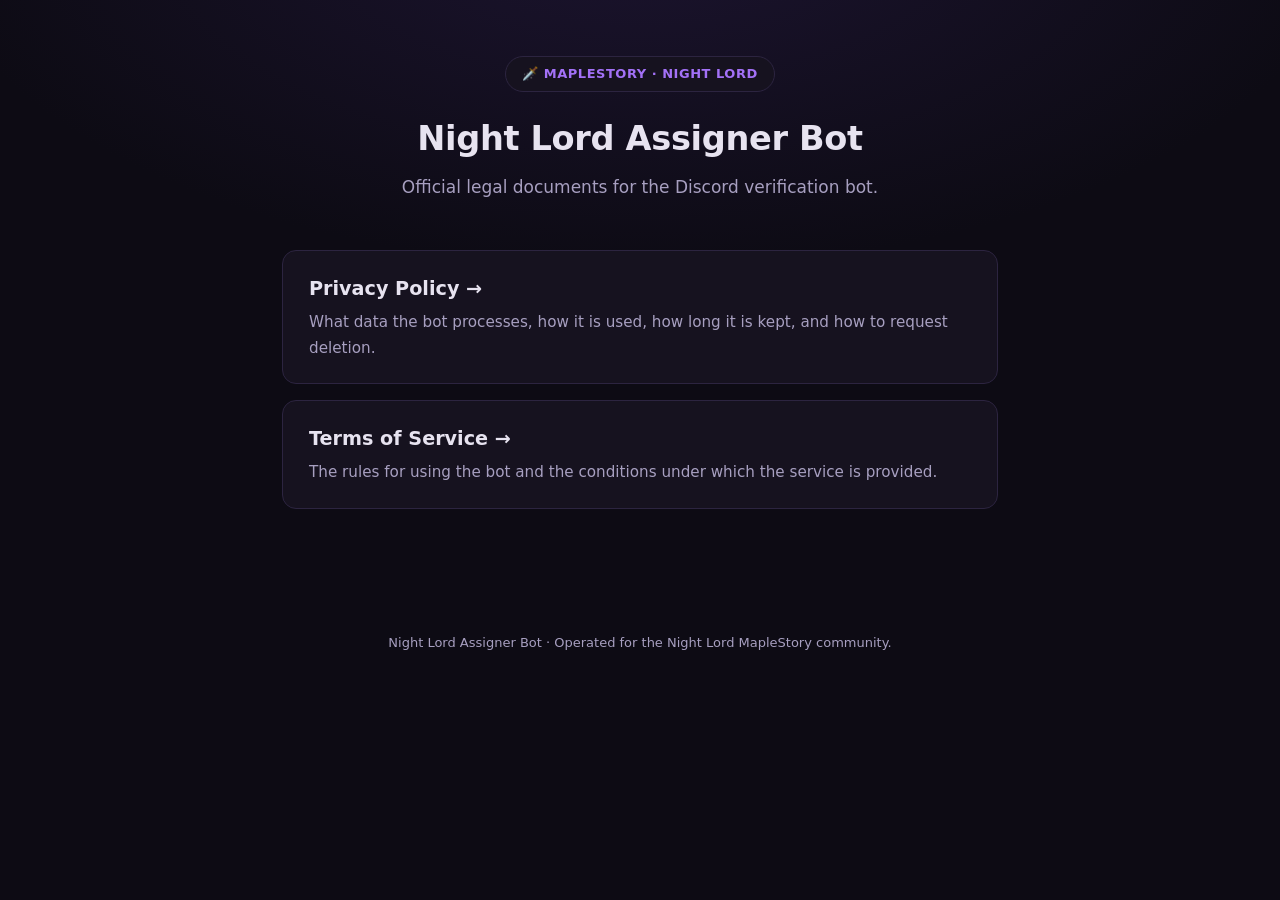
<file: index.html>
<!DOCTYPE html>
<html lang="en">
<head>
  <meta charset="UTF-8" />
  <meta name="viewport" content="width=device-width, initial-scale=1.0" />
  <title>Night Lord Assigner Bot — Policies</title>
  <link rel="stylesheet" href="style.css" />
</head>
<body>
  <header class="site">
    <span class="badge">🗡️ MapleStory · Night Lord</span>
    <h1>Night Lord Assigner Bot</h1>
    <p class="tagline">Official legal documents for the Discord verification bot.</p>
  </header>

  <main class="wrap">
    <div class="links">
      <a class="link-card" href="privacy.html">
        <h3>Privacy Policy →</h3>
        <p>What data the bot processes, how it is used, how long it is kept, and how to request deletion.</p>
      </a>
      <a class="link-card" href="terms.html">
        <h3>Terms of Service →</h3>
        <p>The rules for using the bot and the conditions under which the service is provided.</p>
      </a>
    </div>
  </main>

  <footer class="site">
    <p>Night Lord Assigner Bot &middot; Operated for the Night Lord MapleStory community.</p>
  </footer>
</body>
</html>
</file>
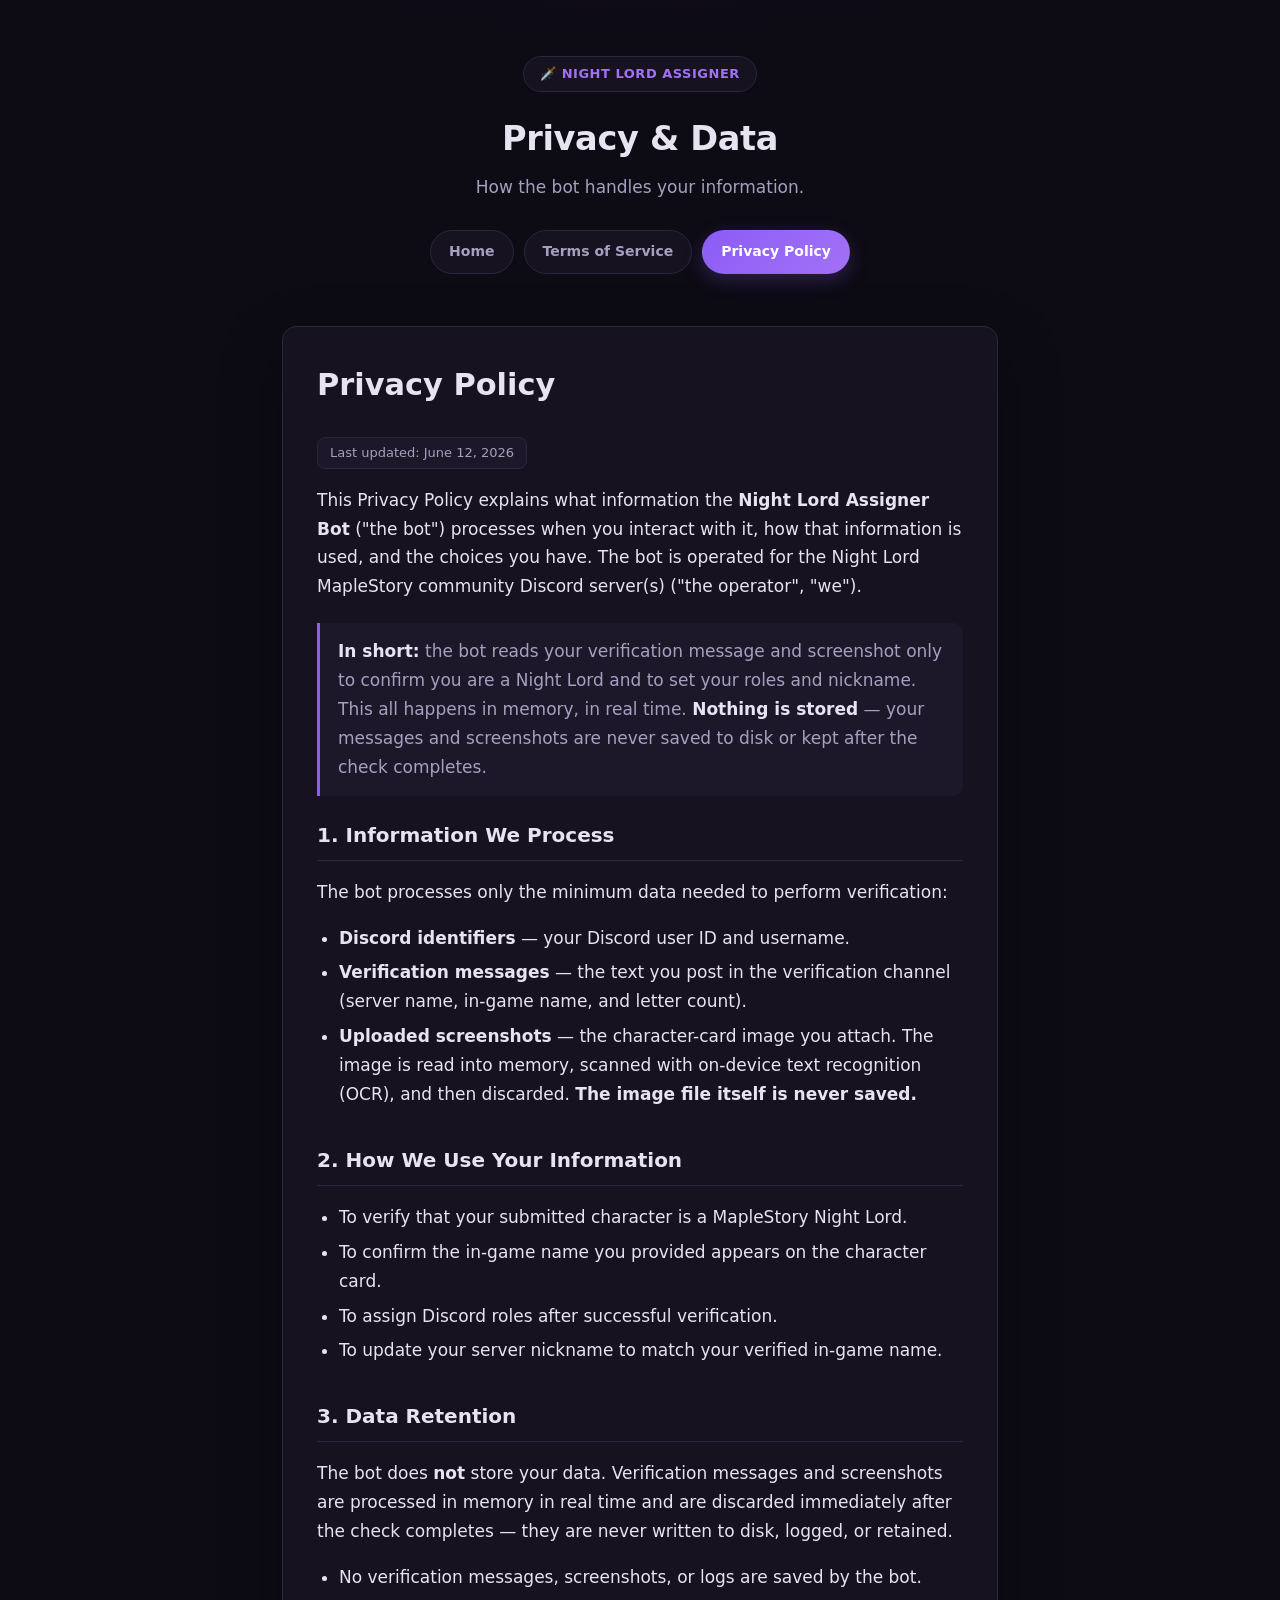
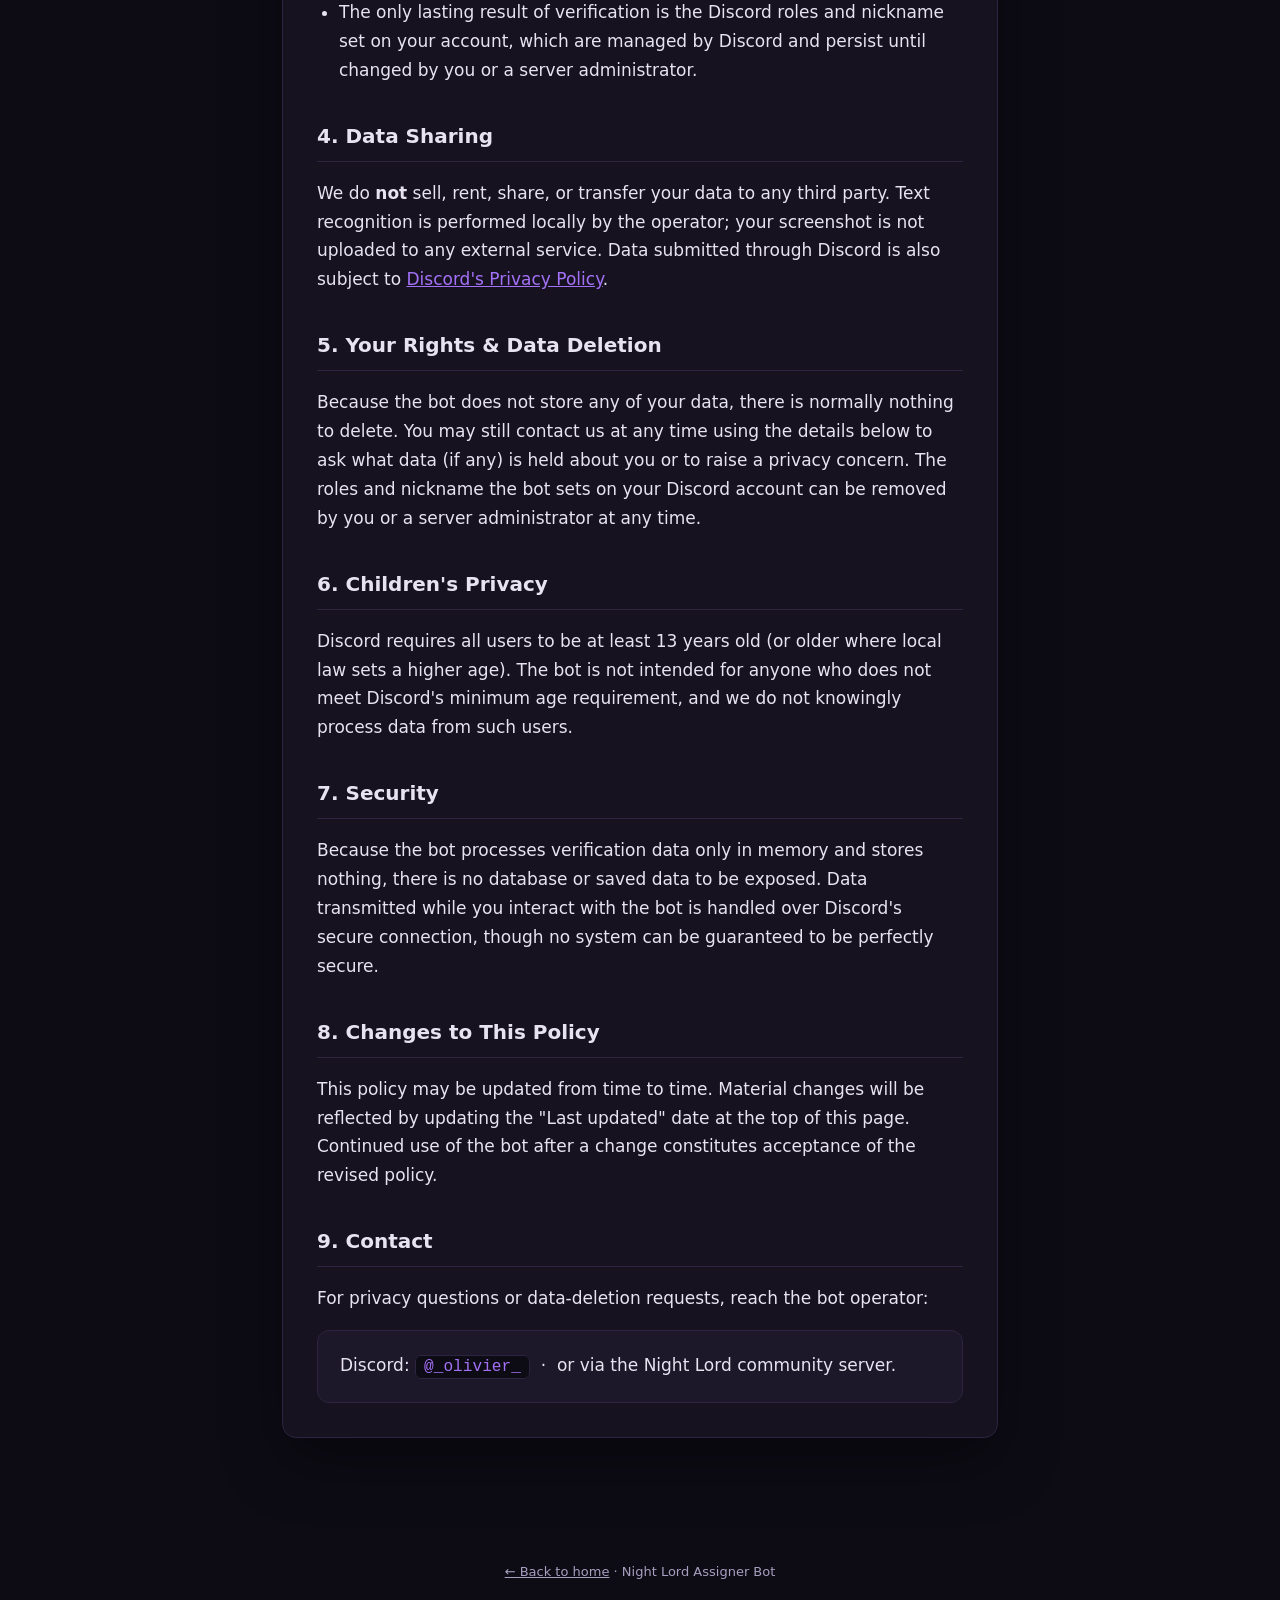
<file: privacy.html>
<!DOCTYPE html>
<html lang="en">
<head>
  <meta charset="UTF-8" />
  <meta name="viewport" content="width=device-width, initial-scale=1.0" />
  <title>Privacy Policy — Night Lord Assigner Bot</title>
  <link rel="stylesheet" href="style.css" />
</head>
<body>
  <header class="site">
    <span class="badge">🗡️ Night Lord Assigner</span>
    <h1>Privacy &amp; Data</h1>
    <p class="tagline">How the bot handles your information.</p>
    <nav class="tabs">
      <a href="index.html">Home</a>
      <a href="terms.html">Terms of Service</a>
      <a href="privacy.html" class="active">Privacy Policy</a>
    </nav>
  </header>

  <main class="wrap">
    <div class="card">
      <h1 class="page">Privacy Policy</h1>
      <span class="updated">Last updated: June 12, 2026</span>

      <p>This Privacy Policy explains what information the <strong>Night Lord Assigner Bot</strong>
      ("the bot") processes when you interact with it, how that information is used, and the
      choices you have. The bot is operated for the Night Lord MapleStory community Discord
      server(s) ("the operator", "we").</p>

      <div class="note">
        <strong>In short:</strong> the bot reads your verification message and screenshot only
        to confirm you are a Night Lord and to set your roles and nickname. This all happens in
        memory, in real time. <strong>Nothing is stored</strong> — your messages and screenshots
        are never saved to disk or kept after the check completes.
      </div>

      <h2>1. Information We Process</h2>
      <p>The bot processes only the minimum data needed to perform verification:</p>
      <ul>
        <li><strong>Discord identifiers</strong> — your Discord user ID and username.</li>
        <li><strong>Verification messages</strong> — the text you post in the verification
        channel (server name, in-game name, and letter count).</li>
        <li><strong>Uploaded screenshots</strong> — the character-card image you attach. The
        image is read into memory, scanned with on-device text recognition (OCR), and then
        discarded. <strong>The image file itself is never saved.</strong></li>
      </ul>

      <h2>2. How We Use Your Information</h2>
      <ul>
        <li>To verify that your submitted character is a MapleStory Night Lord.</li>
        <li>To confirm the in-game name you provided appears on the character card.</li>
        <li>To assign Discord roles after successful verification.</li>
        <li>To update your server nickname to match your verified in-game name.</li>
      </ul>

      <h2>3. Data Retention</h2>
      <p>The bot does <strong>not</strong> store your data. Verification messages and screenshots
      are processed in memory in real time and are discarded immediately after the check
      completes — they are never written to disk, logged, or retained.</p>
      <ul>
        <li>No verification messages, screenshots, or logs are saved by the bot.</li>
        <li>The only lasting result of verification is the Discord roles and nickname set on your
        account, which are managed by Discord and persist until changed by you or a server
        administrator.</li>
      </ul>

      <h2>4. Data Sharing</h2>
      <p>We do <strong>not</strong> sell, rent, share, or transfer your data to any third party.
      Text recognition is performed locally by the operator; your screenshot is not uploaded to
      any external service. Data submitted through Discord is also subject to
      <a href="https://discord.com/privacy" target="_blank" rel="noopener">Discord's Privacy Policy</a>.</p>

      <h2>5. Your Rights &amp; Data Deletion</h2>
      <p>Because the bot does not store any of your data, there is normally nothing to delete. You
      may still contact us at any time using the details below to ask what data (if any) is held
      about you or to raise a privacy concern. The roles and nickname the bot sets on your Discord
      account can be removed by you or a server administrator at any time.</p>

      <h2>6. Children's Privacy</h2>
      <p>Discord requires all users to be at least 13 years old (or older where local law sets a
      higher age). The bot is not intended for anyone who does not meet Discord's minimum age
      requirement, and we do not knowingly process data from such users.</p>

      <h2>7. Security</h2>
      <p>Because the bot processes verification data only in memory and stores nothing, there is no
      database or saved data to be exposed. Data transmitted while you interact with the bot is
      handled over Discord's secure connection, though no system can be guaranteed to be perfectly
      secure.</p>

      <h2>8. Changes to This Policy</h2>
      <p>This policy may be updated from time to time. Material changes will be reflected by
      updating the "Last updated" date at the top of this page. Continued use of the bot after a
      change constitutes acceptance of the revised policy.</p>

      <h2>9. Contact</h2>
      <p>For privacy questions or data-deletion requests, reach the bot operator:</p>
      <div class="contact-box">
        Discord: <code>@_olivier_</code> &nbsp;·&nbsp; or via the Night Lord community server.
      </div>
    </div>
  </main>

  <footer class="site">
    <p><a href="index.html">← Back to home</a> &middot; Night Lord Assigner Bot</p>
  </footer>
</body>
</html>
</file>
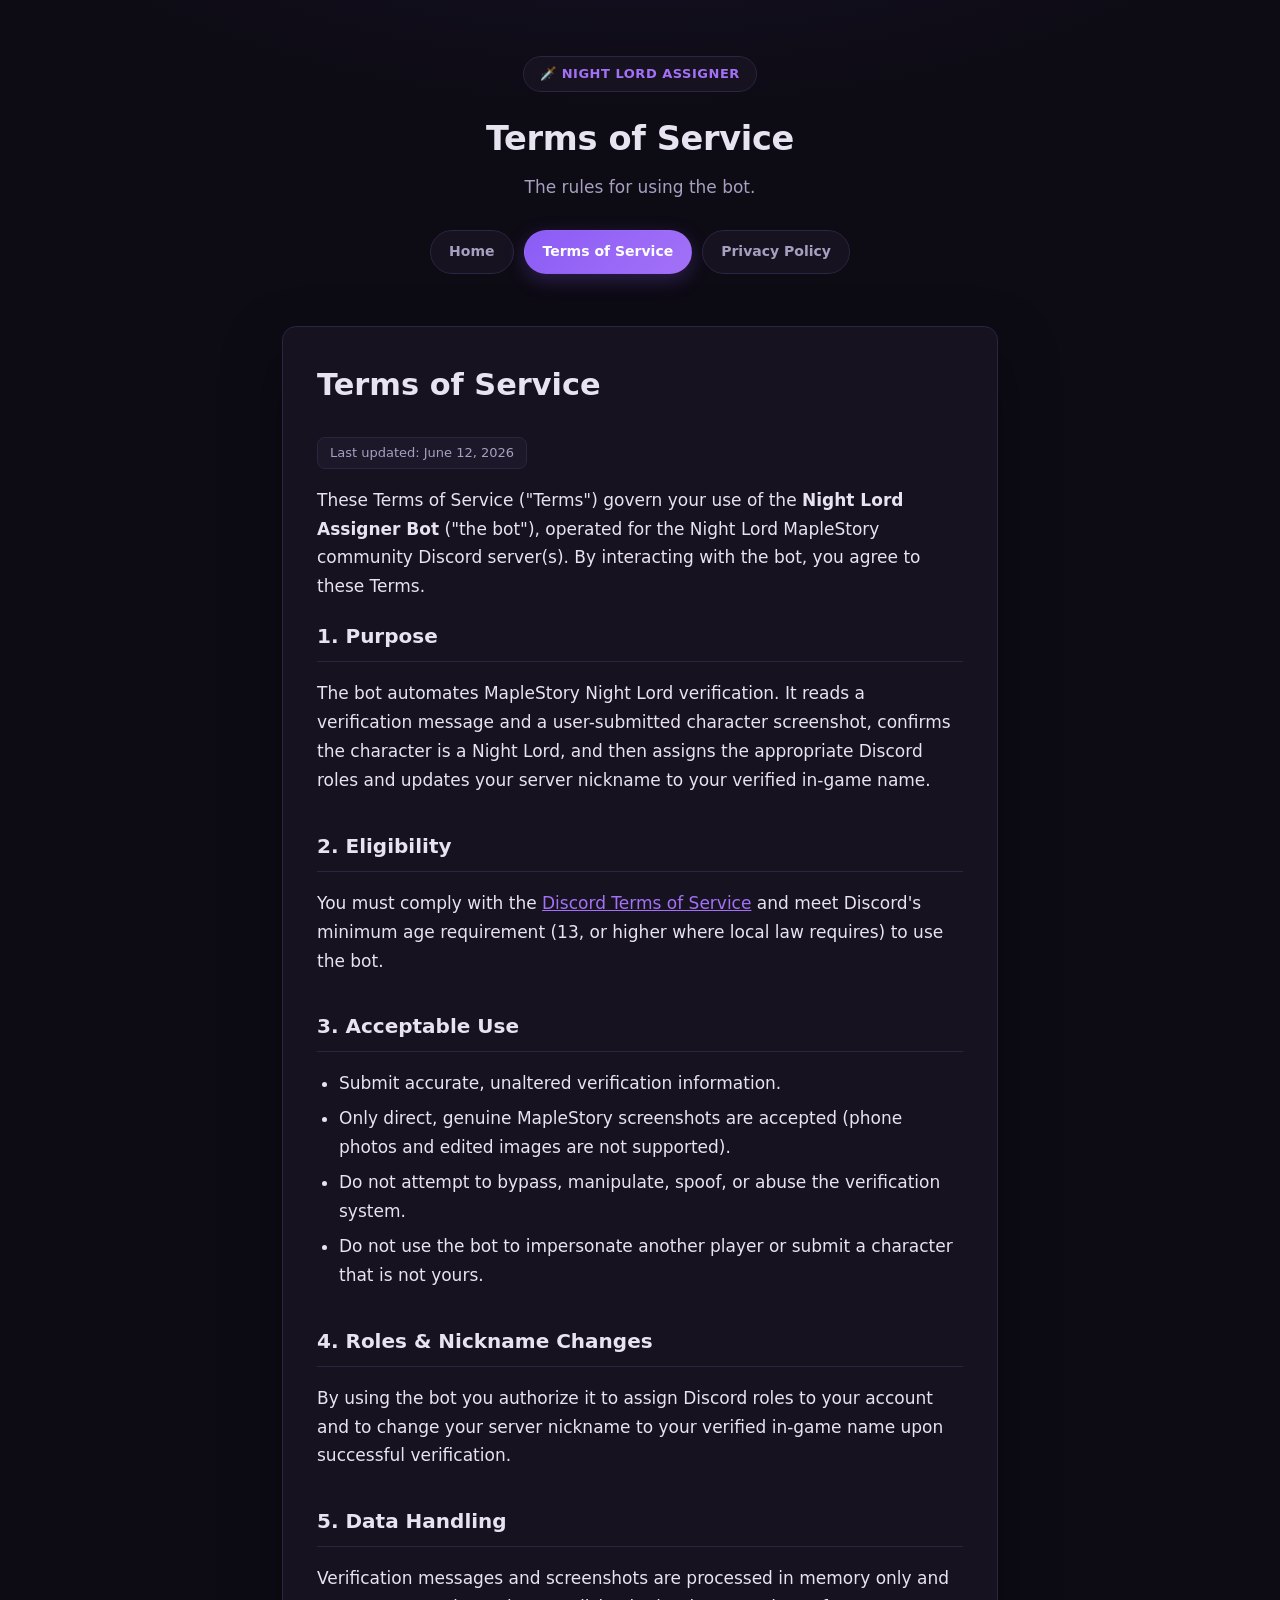
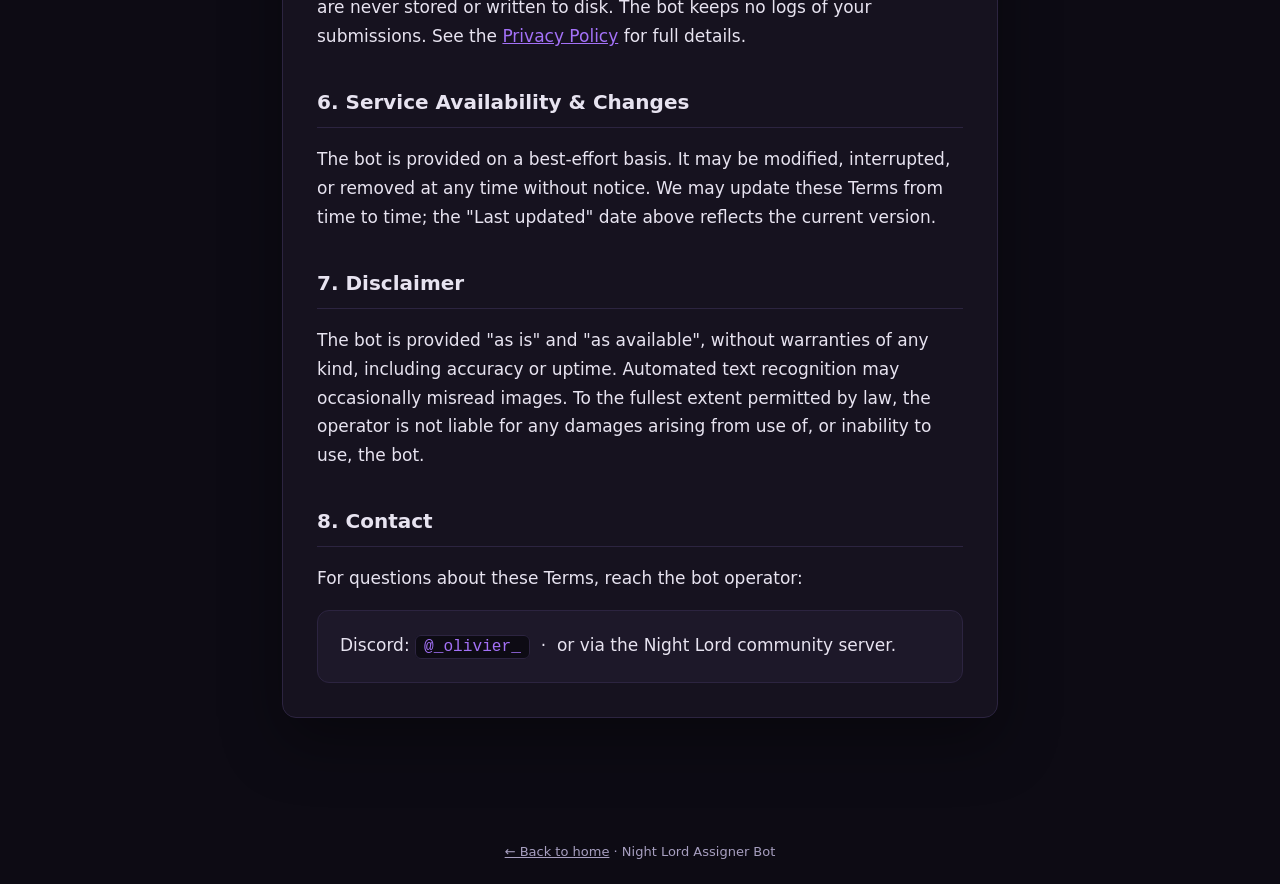
<file: terms.html>
<!DOCTYPE html>
<html lang="en">
<head>
  <meta charset="UTF-8" />
  <meta name="viewport" content="width=device-width, initial-scale=1.0" />
  <title>Terms of Service — Night Lord Assigner Bot</title>
  <link rel="stylesheet" href="style.css" />
</head>
<body>
  <header class="site">
    <span class="badge">🗡️ Night Lord Assigner</span>
    <h1>Terms of Service</h1>
    <p class="tagline">The rules for using the bot.</p>
    <nav class="tabs">
      <a href="index.html">Home</a>
      <a href="terms.html" class="active">Terms of Service</a>
      <a href="privacy.html">Privacy Policy</a>
    </nav>
  </header>

  <main class="wrap">
    <div class="card">
      <h1 class="page">Terms of Service</h1>
      <span class="updated">Last updated: June 12, 2026</span>

      <p>These Terms of Service ("Terms") govern your use of the <strong>Night Lord Assigner Bot</strong>
      ("the bot"), operated for the Night Lord MapleStory community Discord server(s). By
      interacting with the bot, you agree to these Terms.</p>

      <h2>1. Purpose</h2>
      <p>The bot automates MapleStory Night Lord verification. It reads a verification message and
      a user-submitted character screenshot, confirms the character is a Night Lord, and then
      assigns the appropriate Discord roles and updates your server nickname to your verified
      in-game name.</p>

      <h2>2. Eligibility</h2>
      <p>You must comply with the
      <a href="https://discord.com/terms" target="_blank" rel="noopener">Discord Terms of Service</a>
      and meet Discord's minimum age requirement (13, or higher where local law requires) to use
      the bot.</p>

      <h2>3. Acceptable Use</h2>
      <ul>
        <li>Submit accurate, unaltered verification information.</li>
        <li>Only direct, genuine MapleStory screenshots are accepted (phone photos and edited
        images are not supported).</li>
        <li>Do not attempt to bypass, manipulate, spoof, or abuse the verification system.</li>
        <li>Do not use the bot to impersonate another player or submit a character that is not
        yours.</li>
      </ul>

      <h2>4. Roles &amp; Nickname Changes</h2>
      <p>By using the bot you authorize it to assign Discord roles to your account and to change
      your server nickname to your verified in-game name upon successful verification.</p>

      <h2>5. Data Handling</h2>
      <p>Verification messages and screenshots are processed in memory only and are never stored
      or written to disk. The bot keeps no logs of your submissions. See the
      <a href="privacy.html">Privacy Policy</a> for full details.</p>

      <h2>6. Service Availability &amp; Changes</h2>
      <p>The bot is provided on a best-effort basis. It may be modified, interrupted, or removed
      at any time without notice. We may update these Terms from time to time; the "Last updated"
      date above reflects the current version.</p>

      <h2>7. Disclaimer</h2>
      <p>The bot is provided "as is" and "as available", without warranties of any kind, including
      accuracy or uptime. Automated text recognition may occasionally misread images. To the
      fullest extent permitted by law, the operator is not liable for any damages arising from use
      of, or inability to use, the bot.</p>

      <h2>8. Contact</h2>
      <p>For questions about these Terms, reach the bot operator:</p>
      <div class="contact-box">
        Discord: <code>@_olivier_</code> &nbsp;·&nbsp; or via the Night Lord community server.
      </div>
    </div>
  </main>

  <footer class="site">
    <p><a href="index.html">← Back to home</a> &middot; Night Lord Assigner Bot</p>
  </footer>
</body>
</html>
</file>
<file: style.css>
:root {
  --bg: #0d0b14;
  --bg-card: #16121f;
  --bg-elevated: #1d1829;
  --border: #2c2440;
  --text: #e7e3f0;
  --text-muted: #a79fc0;
  --accent: #a371f7;
  --accent-strong: #8b5cf6;
  --accent-glow: rgba(139, 92, 246, 0.25);
  --radius: 14px;
}

* {
  box-sizing: border-box;
}

html {
  scroll-behavior: smooth;
}

body {
  margin: 0;
  background:
    radial-gradient(1200px 600px at 50% -10%, #1c1430 0%, transparent 60%),
    var(--bg);
  color: var(--text);
  font-family: "Segoe UI", system-ui, -apple-system, Roboto, Helvetica, Arial, sans-serif;
  line-height: 1.7;
  font-size: 17px;
  min-height: 100vh;
}

.wrap {
  max-width: 760px;
  margin: 0 auto;
  padding: 0 22px 80px;
}

/* Header / nav */
header.site {
  text-align: center;
  padding: 56px 22px 18px;
}

header.site .badge {
  display: inline-flex;
  align-items: center;
  gap: 9px;
  padding: 6px 16px;
  border: 1px solid var(--border);
  border-radius: 999px;
  background: var(--bg-card);
  color: var(--accent);
  font-size: 13px;
  font-weight: 600;
  letter-spacing: 0.04em;
  text-transform: uppercase;
}

header.site h1 {
  margin: 18px 0 6px;
  font-size: 2.1rem;
  letter-spacing: -0.01em;
}

header.site p.tagline {
  margin: 0;
  color: var(--text-muted);
}

nav.tabs {
  display: flex;
  justify-content: center;
  gap: 10px;
  flex-wrap: wrap;
  margin: 28px 0 8px;
}

nav.tabs a {
  padding: 9px 18px;
  border-radius: 999px;
  border: 1px solid var(--border);
  background: var(--bg-card);
  color: var(--text-muted);
  text-decoration: none;
  font-size: 14px;
  font-weight: 600;
  transition: all 0.15s ease;
}

nav.tabs a:hover {
  color: var(--text);
  border-color: var(--accent-strong);
}

nav.tabs a.active {
  color: #fff;
  background: linear-gradient(135deg, var(--accent-strong), var(--accent));
  border-color: transparent;
  box-shadow: 0 6px 20px var(--accent-glow);
}

/* Card */
.card {
  background: var(--bg-card);
  border: 1px solid var(--border);
  border-radius: var(--radius);
  padding: 14px 34px 34px;
  margin-top: 26px;
  box-shadow: 0 24px 60px rgba(0, 0, 0, 0.35);
}

.updated {
  display: inline-block;
  margin-top: 22px;
  color: var(--text-muted);
  font-size: 13px;
  border: 1px solid var(--border);
  border-radius: 8px;
  padding: 4px 12px;
  background: var(--bg-elevated);
}

h1.page {
  font-size: 1.9rem;
  margin: 18px 0 4px;
}

h2 {
  margin-top: 34px;
  font-size: 1.25rem;
  padding-bottom: 8px;
  border-bottom: 1px solid var(--border);
}

h2:first-of-type {
  margin-top: 18px;
}

a {
  color: var(--accent);
}

a:hover {
  color: var(--accent-strong);
}

ul {
  padding-left: 22px;
}

li {
  margin: 6px 0;
}

.note {
  background: var(--bg-elevated);
  border-left: 3px solid var(--accent-strong);
  border-radius: 0 10px 10px 0;
  padding: 14px 18px;
  margin: 22px 0;
  color: var(--text-muted);
}

.note strong {
  color: var(--text);
}

.contact-box {
  background: var(--bg-elevated);
  border: 1px solid var(--border);
  border-radius: 12px;
  padding: 20px 22px;
  margin-top: 14px;
}

.contact-box code {
  background: #0d0b14;
  border: 1px solid var(--border);
  border-radius: 6px;
  padding: 2px 8px;
  color: var(--accent);
  font-size: 0.95em;
}

/* Home page link cards */
.links {
  display: grid;
  gap: 16px;
  margin-top: 30px;
}

.link-card {
  display: block;
  text-decoration: none;
  color: inherit;
  background: var(--bg-card);
  border: 1px solid var(--border);
  border-radius: var(--radius);
  padding: 22px 26px;
  transition: all 0.15s ease;
}

.link-card:hover {
  border-color: var(--accent-strong);
  transform: translateY(-2px);
  box-shadow: 0 14px 36px var(--accent-glow);
}

.link-card h3 {
  margin: 0 0 4px;
  font-size: 1.2rem;
  color: var(--text);
}

.link-card p {
  margin: 0;
  color: var(--text-muted);
  font-size: 0.95rem;
}

footer.site {
  text-align: center;
  color: var(--text-muted);
  font-size: 13px;
  padding: 30px 22px 10px;
}

footer.site a {
  color: var(--text-muted);
}
</file>
